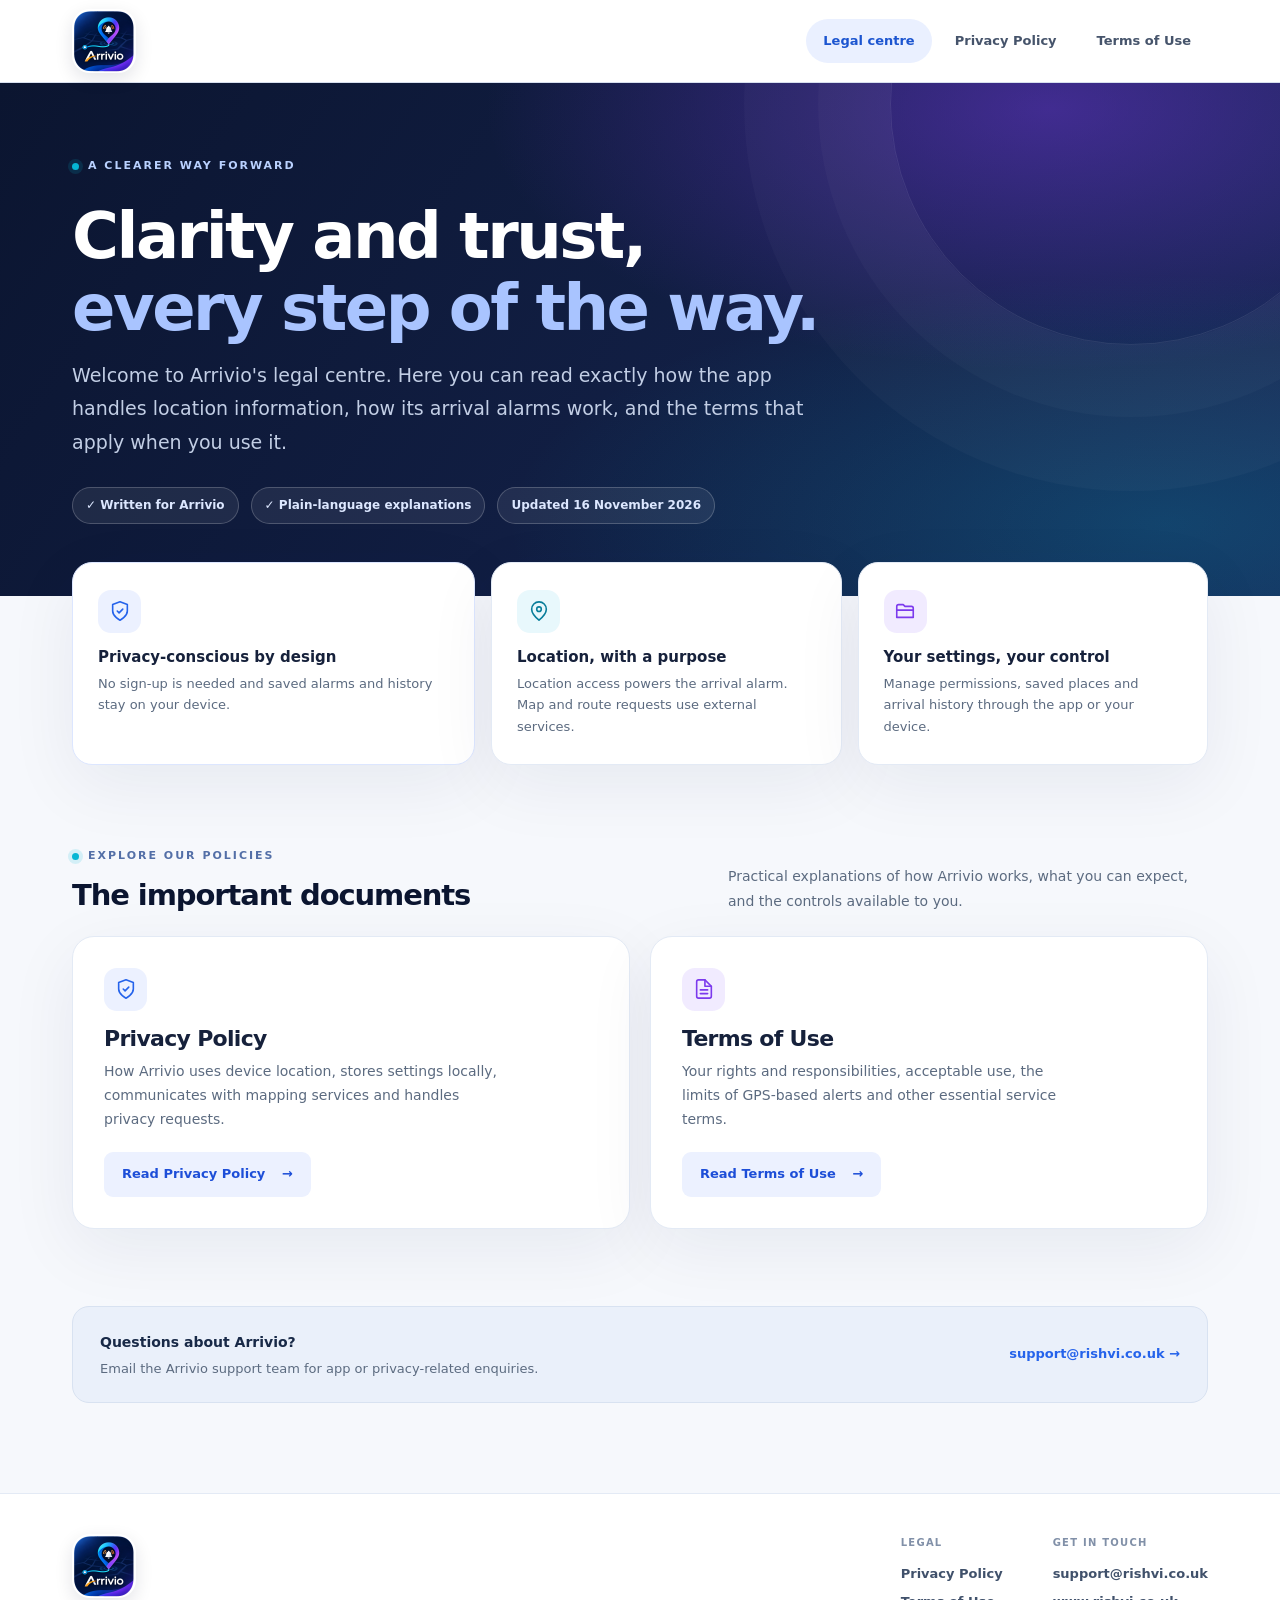
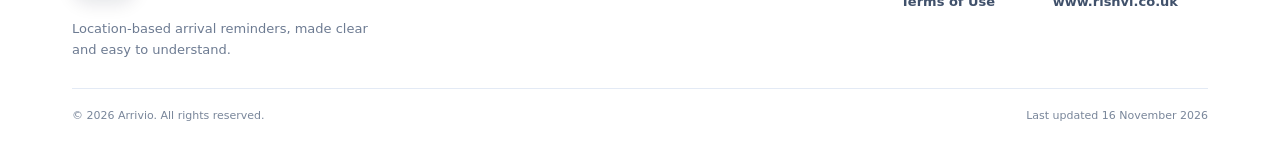
<file: index.html>
<!DOCTYPE html>

<html lang="en-GB"><head><meta charset="utf-8"/><meta content="width=device-width, initial-scale=1" name="viewport"/><meta content="light" name="color-scheme"/><meta content="#0B1530" name="theme-color"/><meta content="Read Arrivio’s Privacy Policy and Terms of Use. Clear information about background location, on-device data, maps and arrival alarms." name="description"/><title>Legal Centre | Arrivio</title><link href="arrivio-logo.png" rel="icon" type="image/png"/><link href="styles.css" rel="stylesheet"/></head>
<body><a class="skip-link" href="#main">Skip to main content</a>
<header class="header"><div class="container nav-row"><a aria-label="Arrivio legal centre home" class="brand" href="index.html"><img alt="Arrivio app logo" class="official-logo" height="64" src="arrivio-logo.png" width="64"/></a>
<nav aria-label="Main navigation" class="nav-links"><a aria-current="page" href="index.html">Legal centre</a><a href="privacy-policy.html">Privacy Policy</a><a href="terms-of-use.html">Terms of Use</a></nav></div></header><main id="main"><section class="hero"><div class="container hero-inner"><span class="eyebrow"><span class="dot"></span> A clearer way forward</span><h1>Clarity and trust,<br/><em>every step of the way.</em></h1><p class="lead">Welcome to Arrivio's legal centre. Here you can read exactly how the app handles location information, how its arrival alarms work, and the terms that apply when you use it.</p><div class="hero-meta"><span class="meta-chip">✓ Written for Arrivio</span><span class="meta-chip">✓ Plain-language explanations</span><span class="meta-chip">Updated 16 November 2026</span></div></div></section>
<section class="container"><div class="intro-grid"><div class="feature-card feature-primary"><span class="iconbox"><svg aria-hidden="true" viewBox="0 0 24 24"><path d="M12 22s8-4 8-10V5l-8-3-8 3v7c0 6 8 10 8 10Z"></path><path d="m9 12 2 2 4-4"></path></svg></span><h3>Privacy-conscious by design</h3><p>No sign-up is needed and saved alarms and history stay on your device.</p></div><div class="feature-card"><span class="iconbox cyan"><svg aria-hidden="true" viewBox="0 0 24 24"><path d="M20 10c0 5.2-8 12-8 12S4 15.2 4 10a8 8 0 0 1 16 0Z"></path><circle cx="12" cy="10" r="2.5"></circle></svg></span><h3>Location, with a purpose</h3><p>Location access powers the arrival alarm. Map and route requests use external services.</p></div><div class="feature-card"><span class="iconbox violet"><svg aria-hidden="true" viewBox="0 0 24 24"><path d="M3 7a2 2 0 0 1 2-2h5l2 2h7a2 2 0 0 1 2 2v10H3Z"></path><path d="M3 11h18"></path></svg></span><h3>Your settings, your control</h3><p>Manage permissions, saved places and arrival history through the app or your device.</p></div></div>
<div class="section-top"><div><span class="eyebrow" style="color:#536fa7"><span class="dot"></span> Explore our policies</span><h2>The important documents</h2></div><p>Practical explanations of how Arrivio works, what you can expect, and the controls available to you.</p></div>
<div class="document-grid"><article class="document-card"><div><span class="iconbox"><svg aria-hidden="true" viewBox="0 0 24 24"><path d="M12 22s8-4 8-10V5l-8-3-8 3v7c0 6 8 10 8 10Z"></path><path d="m9 12 2 2 4-4"></path></svg></span><h3>Privacy Policy</h3><p>How Arrivio uses device location, stores settings locally, communicates with mapping services and handles privacy requests.</p></div><a class="card-link" href="privacy-policy.html">Read Privacy Policy <span aria-hidden="true">→</span></a></article><article class="document-card"><div><span class="iconbox violet"><svg aria-hidden="true" viewBox="0 0 24 24"><path d="M13 2H6a2 2 0 0 0-2 2v16a2 2 0 0 0 2 2h12a2 2 0 0 0 2-2V9Z"></path><path d="M13 2v7h7M8 13h8M8 17h8"></path></svg></span><h3>Terms of Use</h3><p>Your rights and responsibilities, acceptable use, the limits of GPS-based alerts and other essential service terms.</p></div><a class="card-link" href="terms-of-use.html">Read Terms of Use <span aria-hidden="true">→</span></a></article></div>
<div class="note-strip"><div><strong>Questions about Arrivio?</strong><p>Email the Arrivio support team for app or privacy-related enquiries.</p></div><a href="mailto:support@rishvi.co.uk">support@rishvi.co.uk →</a></div>
</section></main><footer class="footer"><div class="container"><div class="footer-top"><div class="footer-brand"><a aria-label="Arrivio legal centre home" class="brand" href="index.html"><img alt="Arrivio app logo" class="official-logo" height="64" src="arrivio-logo.png" width="64"/></a><p>Location-based arrival reminders, made clear and easy to understand.</p></div>
<div class="footer-links"><div><h3>Legal</h3><a href="privacy-policy.html">Privacy Policy</a><a href="terms-of-use.html">Terms of Use</a></div><div><h3>Get in touch</h3><a href="mailto:support@rishvi.co.uk">support@rishvi.co.uk</a><a href="https://www.rishvi.co.uk/" rel="noopener noreferrer" target="_blank">www.rishvi.co.uk</a></div></div></div>
<div class="footer-bottom"><span>© 2026 Arrivio. All rights reserved.</span><span>Last updated 16 November 2026</span></div></div></footer></body></html>
</file>
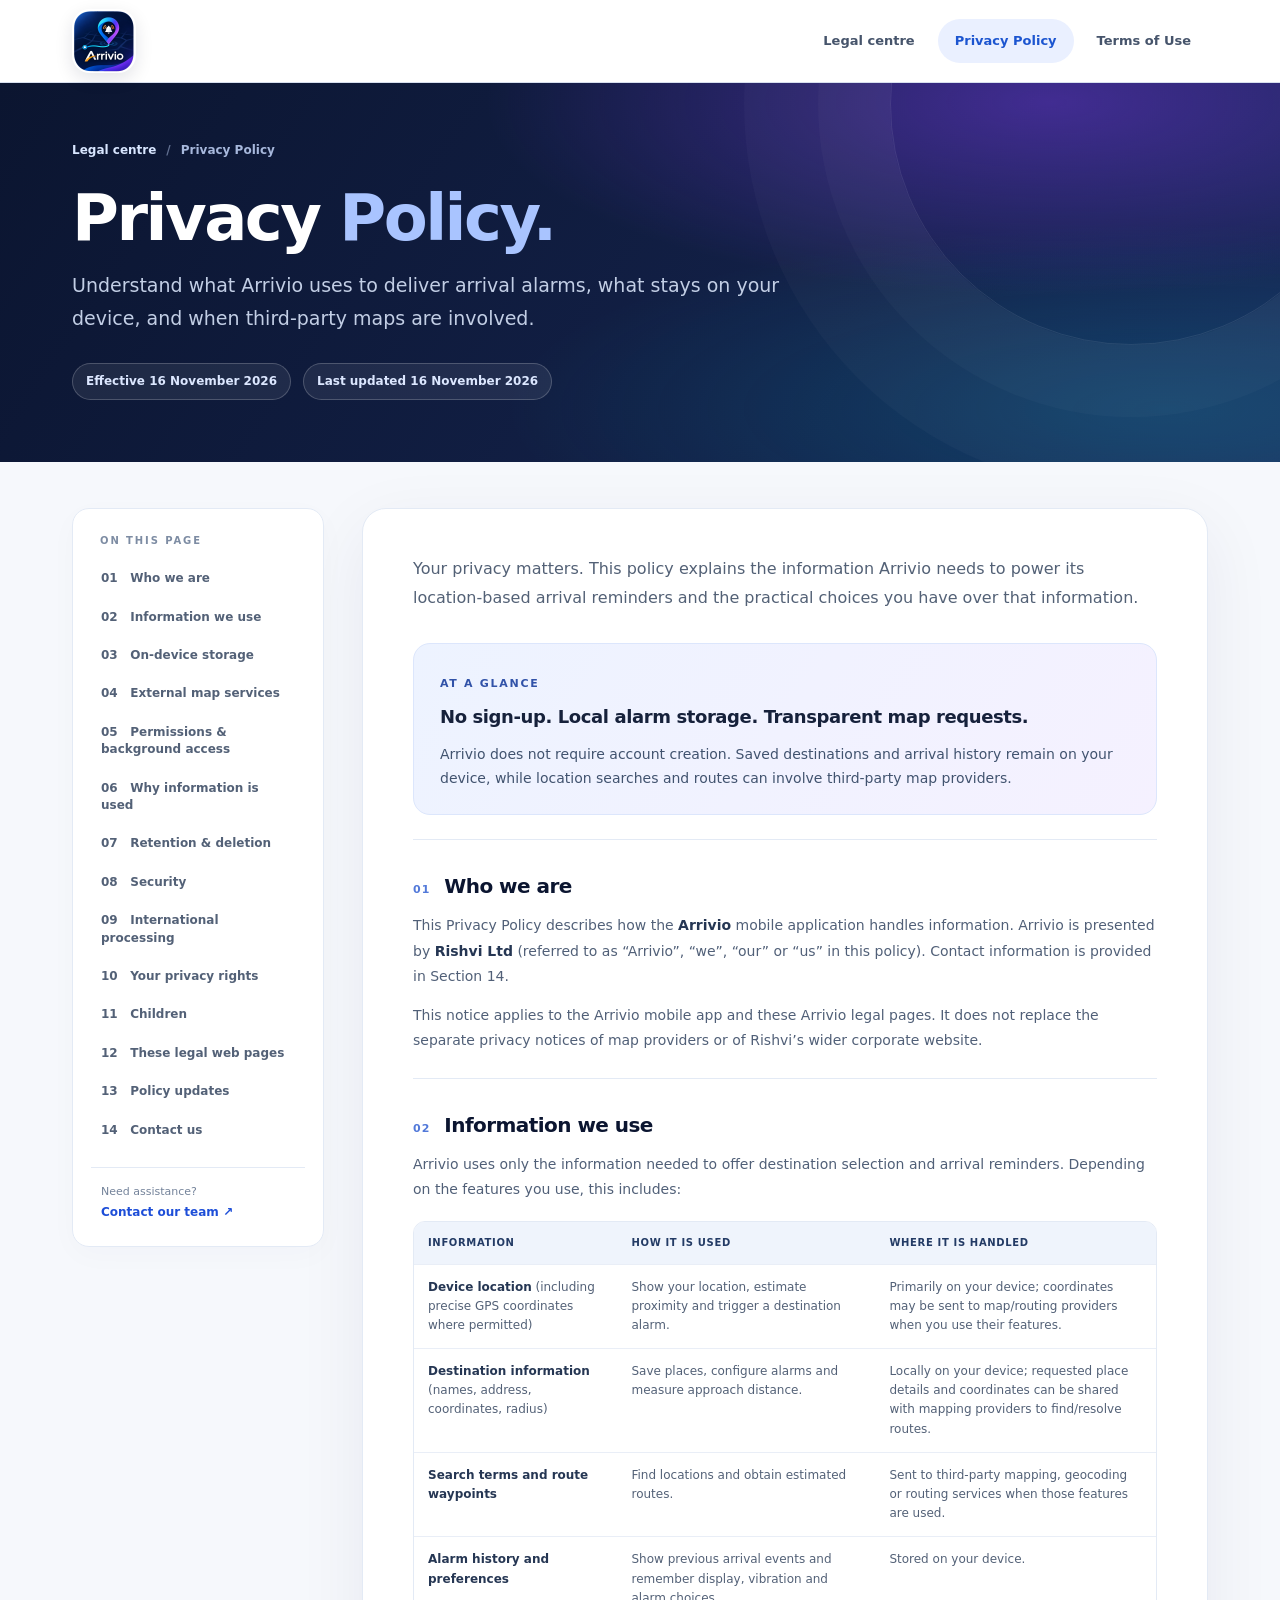
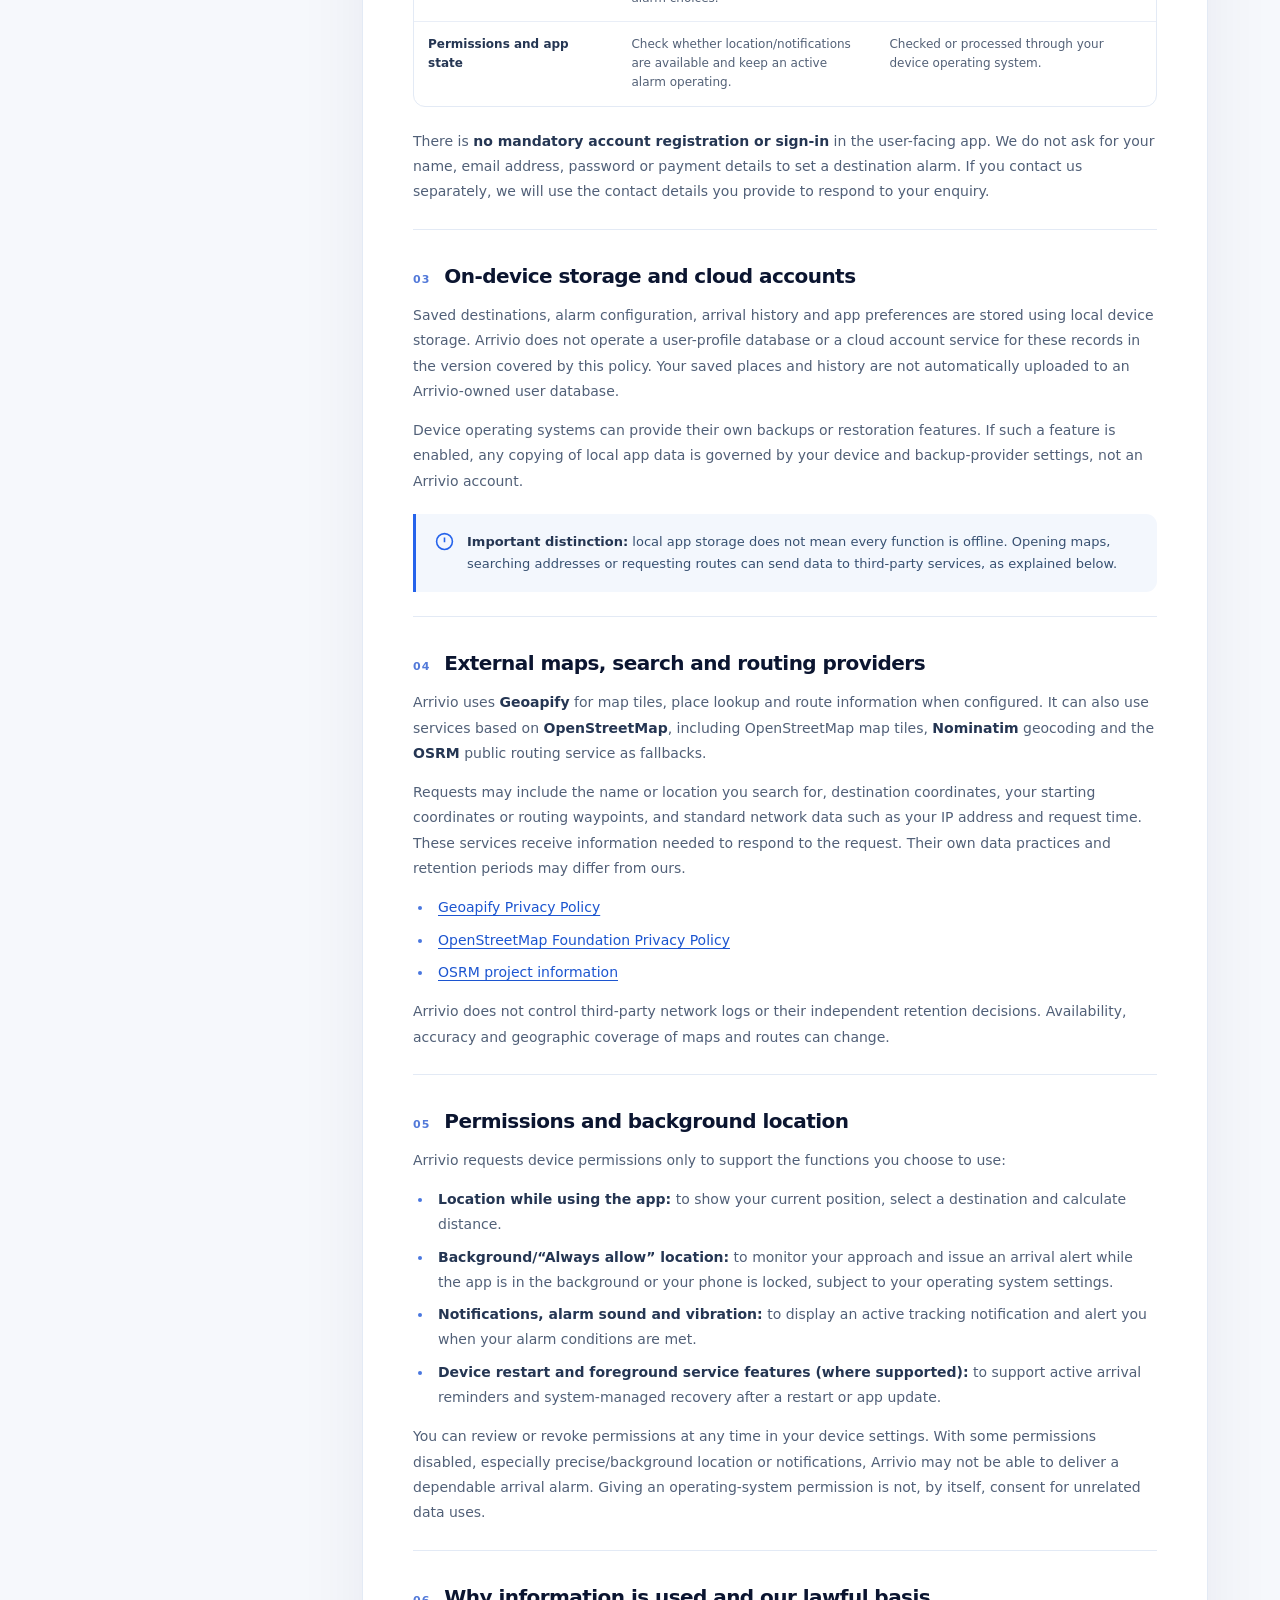
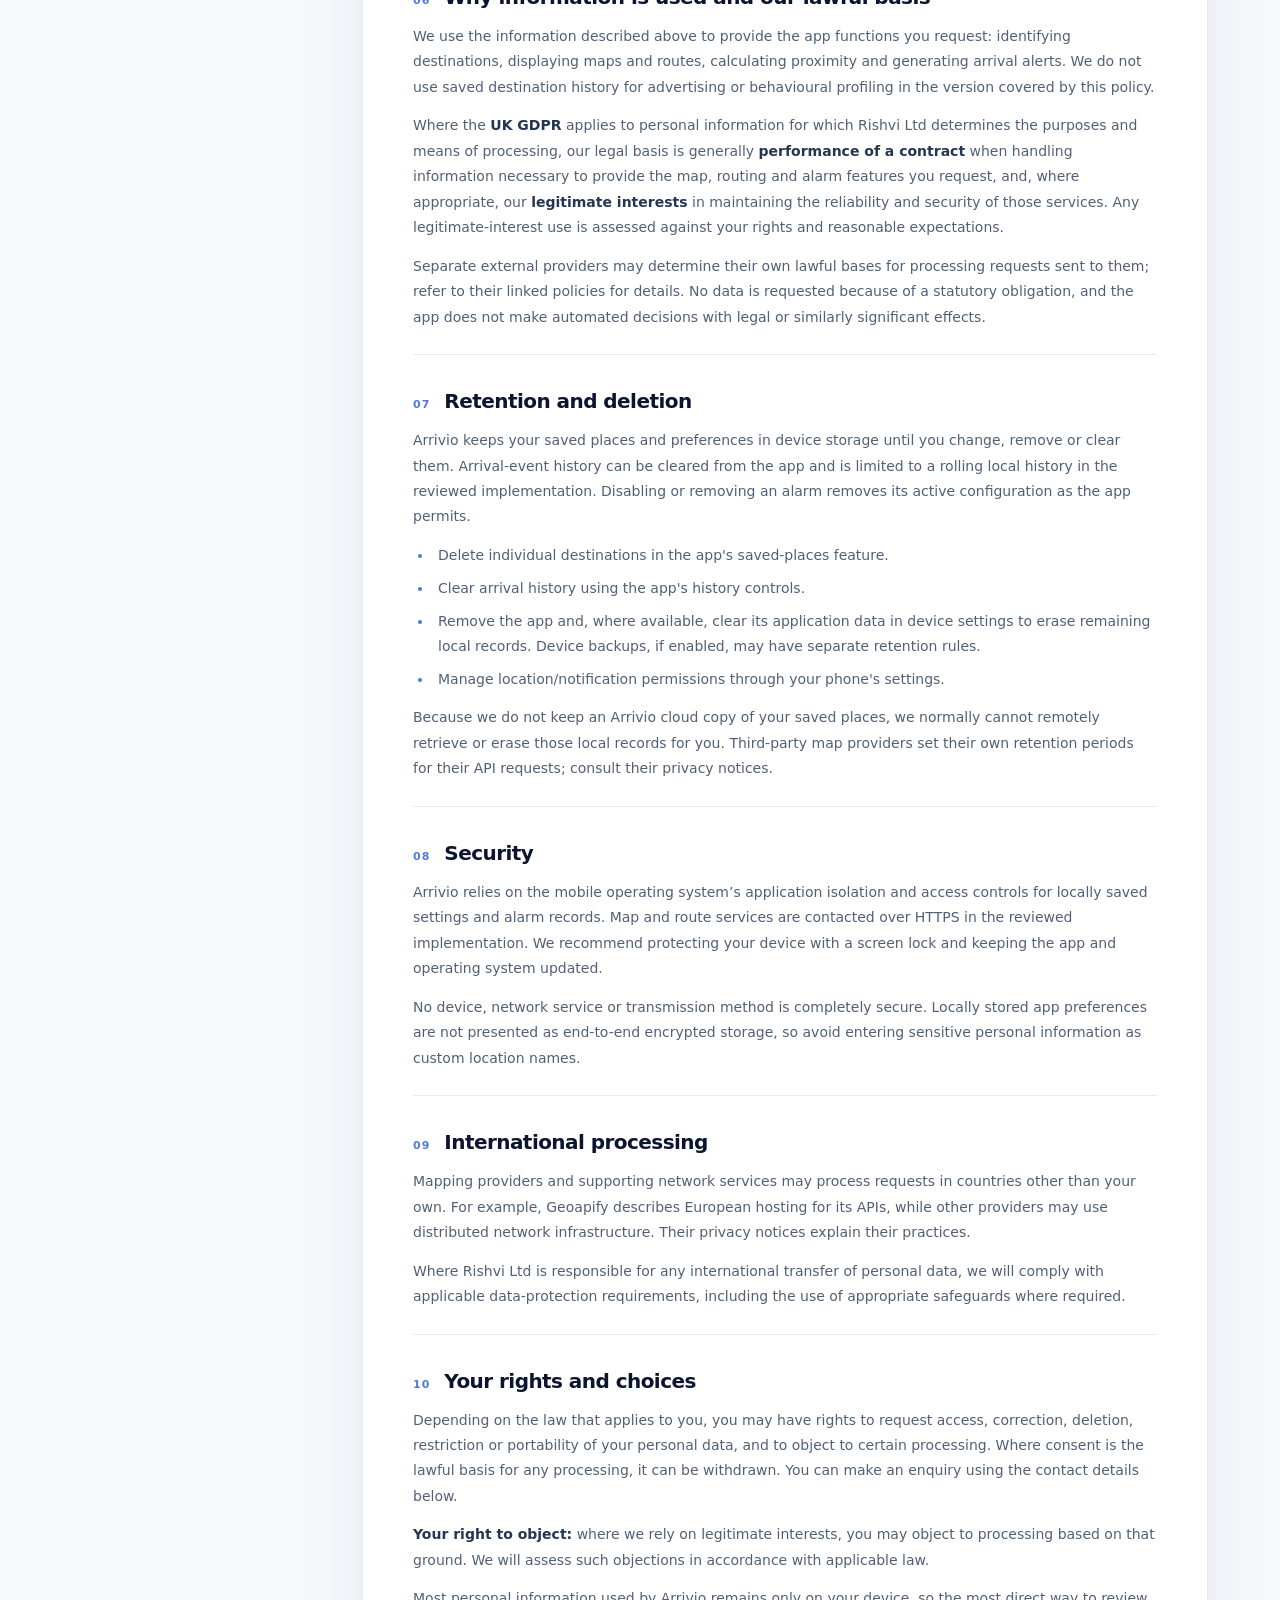
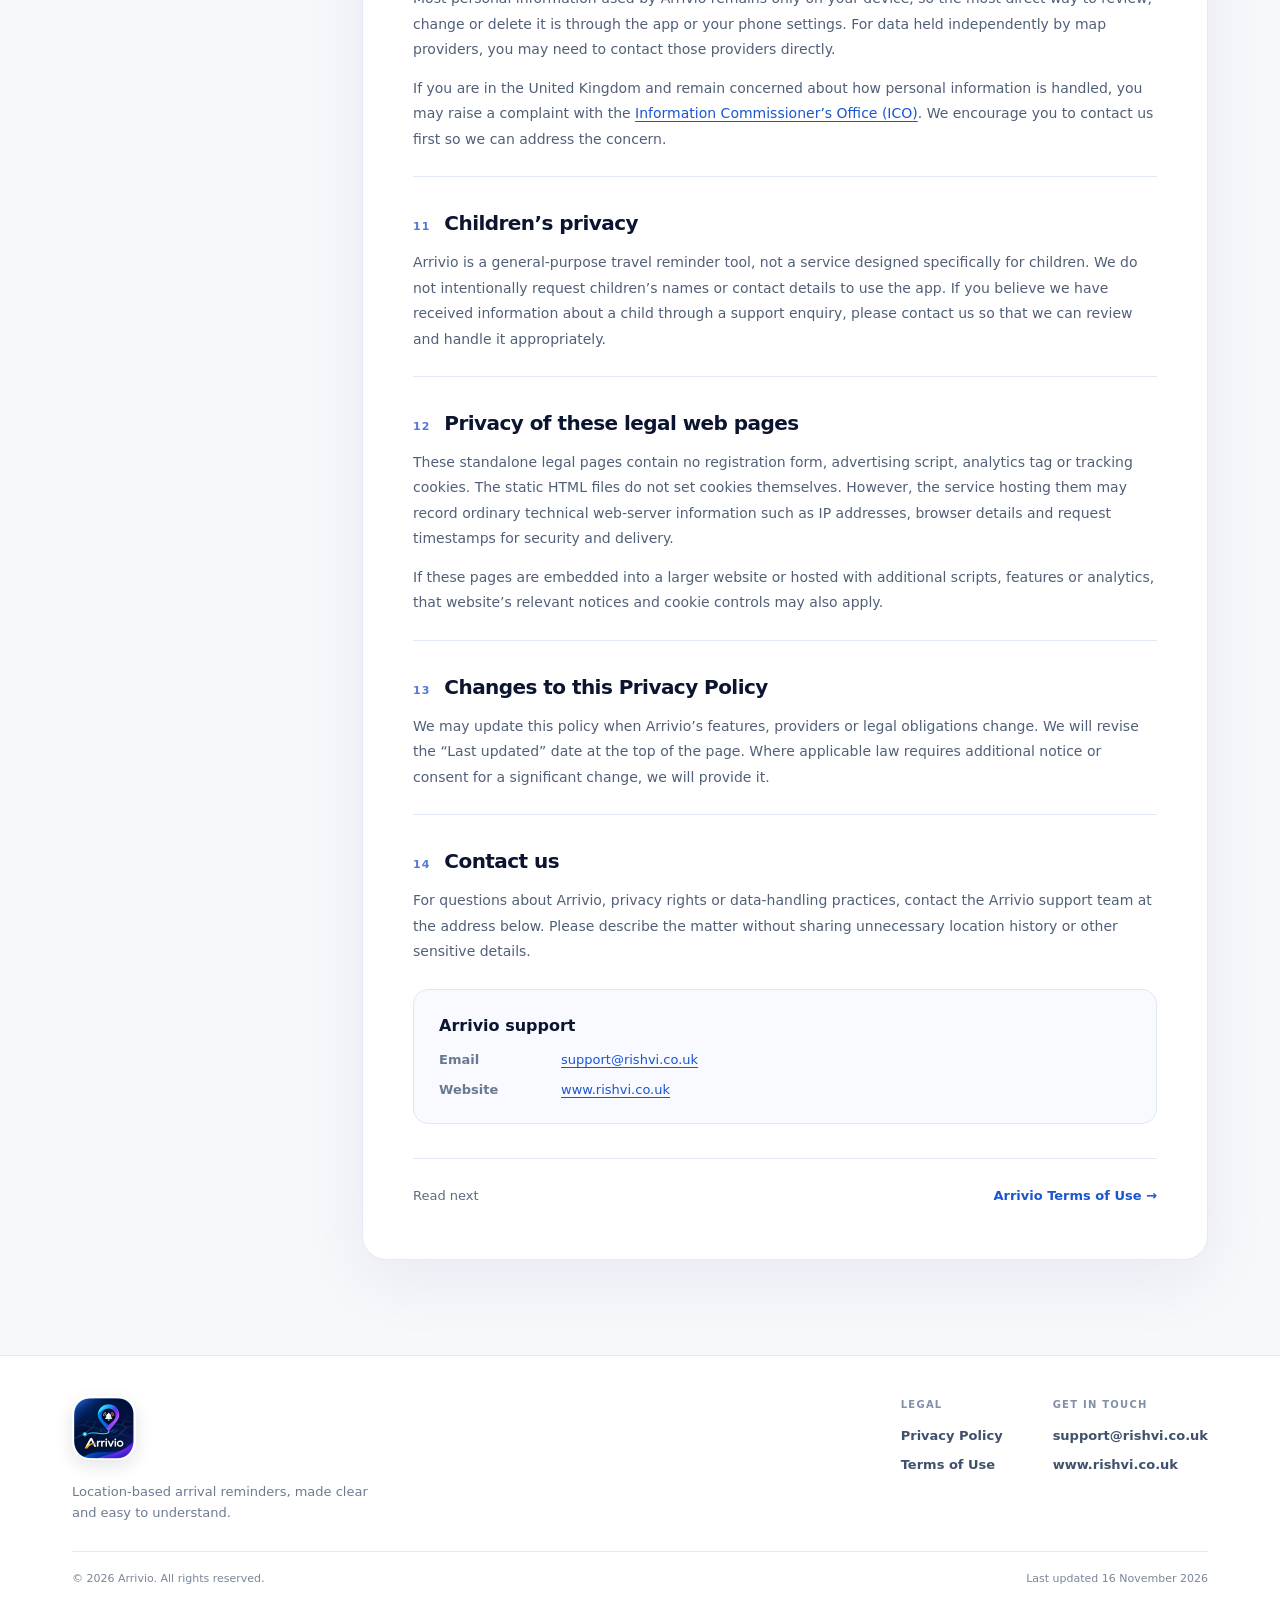
<file: privacy-policy.html>
<!DOCTYPE html>

<html lang="en-GB"><head><meta charset="utf-8"/><meta content="width=device-width, initial-scale=1" name="viewport"/><meta content="light" name="color-scheme"/><meta content="#0B1530" name="theme-color"/><meta content="Arrivio Privacy Policy: location permissions, local data storage, mapping providers, third-party requests, retention and privacy rights." name="description"/><title>Privacy Policy | Arrivio</title><link href="arrivio-logo.png" rel="icon" type="image/png"/><link href="styles.css" rel="stylesheet"/></head>
<body><a class="skip-link" href="#main">Skip to main content</a>
<header class="header"><div class="container nav-row"><a aria-label="Arrivio legal centre home" class="brand" href="index.html"><img alt="Arrivio app logo" class="official-logo" height="64" src="arrivio-logo.png" width="64"/></a>
<nav aria-label="Main navigation" class="nav-links"><a href="index.html">Legal centre</a><a aria-current="page" href="privacy-policy.html">Privacy Policy</a><a href="terms-of-use.html">Terms of Use</a></nav></div></header><main id="main"><section class="hero legal-hero"><div class="container hero-inner"><div class="breadcrumb"><a href="index.html">Legal centre</a><span aria-hidden="true">/</span><span>Privacy Policy</span></div><h1>Privacy <em>Policy.</em></h1><p class="lead">Understand what Arrivio uses to deliver arrival alarms, what stays on your device, and when third-party maps are involved.</p><div class="hero-meta"><span class="meta-chip">Effective 16 November 2026</span><span class="meta-chip">Last updated 16 November 2026</span></div></div></section>
<div class="container legal-layout"><aside aria-label="On this page" class="toc"><div class="toc-title">On this page</div><nav><a href="#who-we-are">01   Who we are</a><a href="#information-we-use">02   Information we use</a><a href="#on-device-storage">03   On-device storage</a><a href="#mapping-providers">04   External map services</a><a href="#permissions">05   Permissions &amp; background access</a><a href="#purposes">06   Why information is used</a><a href="#data-retention">07   Retention &amp; deletion</a><a href="#security">08   Security</a><a href="#international">09   International processing</a><a href="#your-rights">10   Your privacy rights</a><a href="#children">11   Children</a><a href="#website">12   These legal web pages</a><a href="#changes">13   Policy updates</a><a href="#contact">14   Contact us</a></nav><div class="toc-foot"><span>Need assistance?</span><a href="mailto:support@rishvi.co.uk">Contact our team ↗</a></div></aside><article aria-label="Arrivio Privacy Policy" class="policy"><p class="opening">Your privacy matters. This policy explains the information Arrivio needs to power its location-based arrival reminders and the practical choices you have over that information.</p><div class="summary-panel"><span class="summary-label">At a glance</span><h2>No sign-up. Local alarm storage. Transparent map requests.</h2><p>Arrivio does not require account creation. Saved destinations and arrival history remain on your device, while location searches and routes can involve third-party map providers.</p></div><section aria-labelledby="h-who-we-are" class="policy-section" id="who-we-are"><h2 id="h-who-we-are"><span class="section-number">01</span> Who we are</h2><p>This Privacy Policy describes how the <strong>Arrivio</strong> mobile application handles information. Arrivio is presented by <strong>Rishvi Ltd</strong> (referred to as “Arrivio”, “we”, “our” or “us” in this policy). Contact information is provided in Section 14.</p><p>This notice applies to the Arrivio mobile app and these Arrivio legal pages. It does not replace the separate privacy notices of map providers or of Rishvi’s wider corporate website.</p></section><section aria-labelledby="h-information-we-use" class="policy-section" id="information-we-use"><h2 id="h-information-we-use"><span class="section-number">02</span> Information we use</h2><p>Arrivio uses only the information needed to offer destination selection and arrival reminders. Depending on the features you use, this includes:</p>
<div class="data-table-wrap"><table class="data-table"><thead><tr><th>Information</th><th>How it is used</th><th>Where it is handled</th></tr></thead><tbody>
<tr><td><strong>Device location</strong> (including precise GPS coordinates where permitted)</td><td>Show your location, estimate proximity and trigger a destination alarm.</td><td>Primarily on your device; coordinates may be sent to map/routing providers when you use their features.</td></tr>
<tr><td><strong>Destination information</strong> (names, address, coordinates, radius)</td><td>Save places, configure alarms and measure approach distance.</td><td>Locally on your device; requested place details and coordinates can be shared with mapping providers to find/resolve routes.</td></tr>
<tr><td><strong>Search terms and route waypoints</strong></td><td>Find locations and obtain estimated routes.</td><td>Sent to third-party mapping, geocoding or routing services when those features are used.</td></tr>
<tr><td><strong>Alarm history and preferences</strong></td><td>Show previous arrival events and remember display, vibration and alarm choices.</td><td>Stored on your device.</td></tr>
<tr><td><strong>Permissions and app state</strong></td><td>Check whether location/notifications are available and keep an active alarm operating.</td><td>Checked or processed through your device operating system.</td></tr>
</tbody></table></div>
<p>There is <strong>no mandatory account registration or sign-in</strong> in the user-facing app. We do not ask for your name, email address, password or payment details to set a destination alarm. If you contact us separately, we will use the contact details you provide to respond to your enquiry.</p></section><section aria-labelledby="h-on-device-storage" class="policy-section" id="on-device-storage"><h2 id="h-on-device-storage"><span class="section-number">03</span> On-device storage and cloud accounts</h2><p>Saved destinations, alarm configuration, arrival history and app preferences are stored using local device storage. Arrivio does not operate a user-profile database or a cloud account service for these records in the version covered by this policy. Your saved places and history are not automatically uploaded to an Arrivio-owned user database.</p><p>Device operating systems can provide their own backups or restoration features. If such a feature is enabled, any copying of local app data is governed by your device and backup-provider settings, not an Arrivio account.</p><div class="mini-callout"><svg aria-hidden="true" viewBox="0 0 24 24"><circle cx="12" cy="12" r="10"></circle><path d="M12 7v6M12 17v.01"></path></svg><p><strong>Important distinction:</strong> local app storage does not mean every function is offline. Opening maps, searching addresses or requesting routes can send data to third-party services, as explained below.</p></div></section><section aria-labelledby="h-mapping-providers" class="policy-section" id="mapping-providers"><h2 id="h-mapping-providers"><span class="section-number">04</span> External maps, search and routing providers</h2><p>Arrivio uses <strong>Geoapify</strong> for map tiles, place lookup and route information when configured. It can also use services based on <strong>OpenStreetMap</strong>, including OpenStreetMap map tiles, <strong>Nominatim</strong> geocoding and the <strong>OSRM</strong> public routing service as fallbacks.</p><p>Requests may include the name or location you search for, destination coordinates, your starting coordinates or routing waypoints, and standard network data such as your IP address and request time. These services receive information needed to respond to the request. Their own data practices and retention periods may differ from ours.</p>
<ul><li><a href="https://www.geoapify.com/privacy-policy/" rel="noopener noreferrer" target="_blank">Geoapify Privacy Policy</a></li><li><a href="https://osmfoundation.org/wiki/Privacy_Policy" rel="noopener noreferrer" target="_blank">OpenStreetMap Foundation Privacy Policy</a></li><li><a href="https://project-osrm.org/" rel="noopener noreferrer" target="_blank">OSRM project information</a></li></ul>
<p>Arrivio does not control third-party network logs or their independent retention decisions. Availability, accuracy and geographic coverage of maps and routes can change.</p></section><section aria-labelledby="h-permissions" class="policy-section" id="permissions"><h2 id="h-permissions"><span class="section-number">05</span> Permissions and background location</h2><p>Arrivio requests device permissions only to support the functions you choose to use:</p><ul>
<li><strong>Location while using the app:</strong> to show your current position, select a destination and calculate distance.</li>
<li><strong>Background/“Always allow” location:</strong> to monitor your approach and issue an arrival alert while the app is in the background or your phone is locked, subject to your operating system settings.</li>
<li><strong>Notifications, alarm sound and vibration:</strong> to display an active tracking notification and alert you when your alarm conditions are met.</li>
<li><strong>Device restart and foreground service features (where supported):</strong> to support active arrival reminders and system-managed recovery after a restart or app update.</li></ul>
<p>You can review or revoke permissions at any time in your device settings. With some permissions disabled, especially precise/background location or notifications, Arrivio may not be able to deliver a dependable arrival alarm. Giving an operating-system permission is not, by itself, consent for unrelated data uses.</p></section><section aria-labelledby="h-purposes" class="policy-section" id="purposes"><h2 id="h-purposes"><span class="section-number">06</span> Why information is used and our lawful basis</h2><p>We use the information described above to provide the app functions you request: identifying destinations, displaying maps and routes, calculating proximity and generating arrival alerts. We do not use saved destination history for advertising or behavioural profiling in the version covered by this policy.</p><p>Where the <strong>UK GDPR</strong> applies to personal information for which Rishvi Ltd determines the purposes and means of processing, our legal basis is generally <strong>performance of a contract</strong> when handling information necessary to provide the map, routing and alarm features you request, and, where appropriate, our <strong>legitimate interests</strong> in maintaining the reliability and security of those services. Any legitimate-interest use is assessed against your rights and reasonable expectations.</p><p>Separate external providers may determine their own lawful bases for processing requests sent to them; refer to their linked policies for details. No data is requested because of a statutory obligation, and the app does not make automated decisions with legal or similarly significant effects.</p></section><section aria-labelledby="h-data-retention" class="policy-section" id="data-retention"><h2 id="h-data-retention"><span class="section-number">07</span> Retention and deletion</h2><p>Arrivio keeps your saved places and preferences in device storage until you change, remove or clear them. Arrival-event history can be cleared from the app and is limited to a rolling local history in the reviewed implementation. Disabling or removing an alarm removes its active configuration as the app permits.</p><ul><li>Delete individual destinations in the app's saved-places feature.</li><li>Clear arrival history using the app's history controls.</li><li>Remove the app and, where available, clear its application data in device settings to erase remaining local records. Device backups, if enabled, may have separate retention rules.</li><li>Manage location/notification permissions through your phone's settings.</li></ul>
<p>Because we do not keep an Arrivio cloud copy of your saved places, we normally cannot remotely retrieve or erase those local records for you. Third-party map providers set their own retention periods for their API requests; consult their privacy notices.</p></section><section aria-labelledby="h-security" class="policy-section" id="security"><h2 id="h-security"><span class="section-number">08</span> Security</h2><p>Arrivio relies on the mobile operating system’s application isolation and access controls for locally saved settings and alarm records. Map and route services are contacted over HTTPS in the reviewed implementation. We recommend protecting your device with a screen lock and keeping the app and operating system updated.</p><p>No device, network service or transmission method is completely secure. Locally stored app preferences are not presented as end-to-end encrypted storage, so avoid entering sensitive personal information as custom location names.</p></section><section aria-labelledby="h-international" class="policy-section" id="international"><h2 id="h-international"><span class="section-number">09</span> International processing</h2><p>Mapping providers and supporting network services may process requests in countries other than your own. For example, Geoapify describes European hosting for its APIs, while other providers may use distributed network infrastructure. Their privacy notices explain their practices.</p><p>Where Rishvi Ltd is responsible for any international transfer of personal data, we will comply with applicable data-protection requirements, including the use of appropriate safeguards where required.</p></section><section aria-labelledby="h-your-rights" class="policy-section" id="your-rights"><h2 id="h-your-rights"><span class="section-number">10</span> Your rights and choices</h2><p>Depending on the law that applies to you, you may have rights to request access, correction, deletion, restriction or portability of your personal data, and to object to certain processing. Where consent is the lawful basis for any processing, it can be withdrawn. You can make an enquiry using the contact details below.</p><p><strong>Your right to object:</strong> where we rely on legitimate interests, you may object to processing based on that ground. We will assess such objections in accordance with applicable law.</p><p>Most personal information used by Arrivio remains only on your device, so the most direct way to review, change or delete it is through the app or your phone settings. For data held independently by map providers, you may need to contact those providers directly.</p><p>If you are in the United Kingdom and remain concerned about how personal information is handled, you may raise a complaint with the <a href="https://ico.org.uk/make-a-complaint/" rel="noopener noreferrer" target="_blank">Information Commissioner’s Office (ICO)</a>. We encourage you to contact us first so we can address the concern.</p></section><section aria-labelledby="h-children" class="policy-section" id="children"><h2 id="h-children"><span class="section-number">11</span> Children’s privacy</h2><p>Arrivio is a general-purpose travel reminder tool, not a service designed specifically for children. We do not intentionally request children’s names or contact details to use the app. If you believe we have received information about a child through a support enquiry, please contact us so that we can review and handle it appropriately.</p></section><section aria-labelledby="h-website" class="policy-section" id="website"><h2 id="h-website"><span class="section-number">12</span> Privacy of these legal web pages</h2><p>These standalone legal pages contain no registration form, advertising script, analytics tag or tracking cookies. The static HTML files do not set cookies themselves. However, the service hosting them may record ordinary technical web-server information such as IP addresses, browser details and request timestamps for security and delivery.</p><p>If these pages are embedded into a larger website or hosted with additional scripts, features or analytics, that website’s relevant notices and cookie controls may also apply.</p></section><section aria-labelledby="h-changes" class="policy-section" id="changes"><h2 id="h-changes"><span class="section-number">13</span> Changes to this Privacy Policy</h2><p>We may update this policy when Arrivio’s features, providers or legal obligations change. We will revise the “Last updated” date at the top of the page. Where applicable law requires additional notice or consent for a significant change, we will provide it.</p></section><section aria-labelledby="h-contact" class="policy-section" id="contact"><h2 id="h-contact"><span class="section-number">14</span> Contact us</h2><p>For questions about Arrivio, privacy rights or data-handling practices, contact the Arrivio support team at the address below. Please describe the matter without sharing unnecessary location history or other sensitive details.</p><div class="contact-panel"><strong>Arrivio support</strong><dl>
<dt>Email</dt><dd><a href="mailto:support@rishvi.co.uk">support@rishvi.co.uk</a></dd>

<dt>Website</dt><dd><a href="https://www.rishvi.co.uk/" rel="noopener noreferrer" target="_blank">www.rishvi.co.uk</a></dd>


</dl></div></section><div class="legal-next"><span>Read next</span><a href="terms-of-use.html">Arrivio Terms of Use →</a></div></article></div></main><footer class="footer"><div class="container"><div class="footer-top"><div class="footer-brand"><a aria-label="Arrivio legal centre home" class="brand" href="index.html"><img alt="Arrivio app logo" class="official-logo" height="64" src="arrivio-logo.png" width="64"/></a><p>Location-based arrival reminders, made clear and easy to understand.</p></div>
<div class="footer-links"><div><h3>Legal</h3><a href="privacy-policy.html">Privacy Policy</a><a href="terms-of-use.html">Terms of Use</a></div><div><h3>Get in touch</h3><a href="mailto:support@rishvi.co.uk">support@rishvi.co.uk</a><a href="https://www.rishvi.co.uk/" rel="noopener noreferrer" target="_blank">www.rishvi.co.uk</a></div></div></div>
<div class="footer-bottom"><span>© 2026 Arrivio. All rights reserved.</span><span>Last updated 16 November 2026</span></div></div></footer></body></html>
</file>
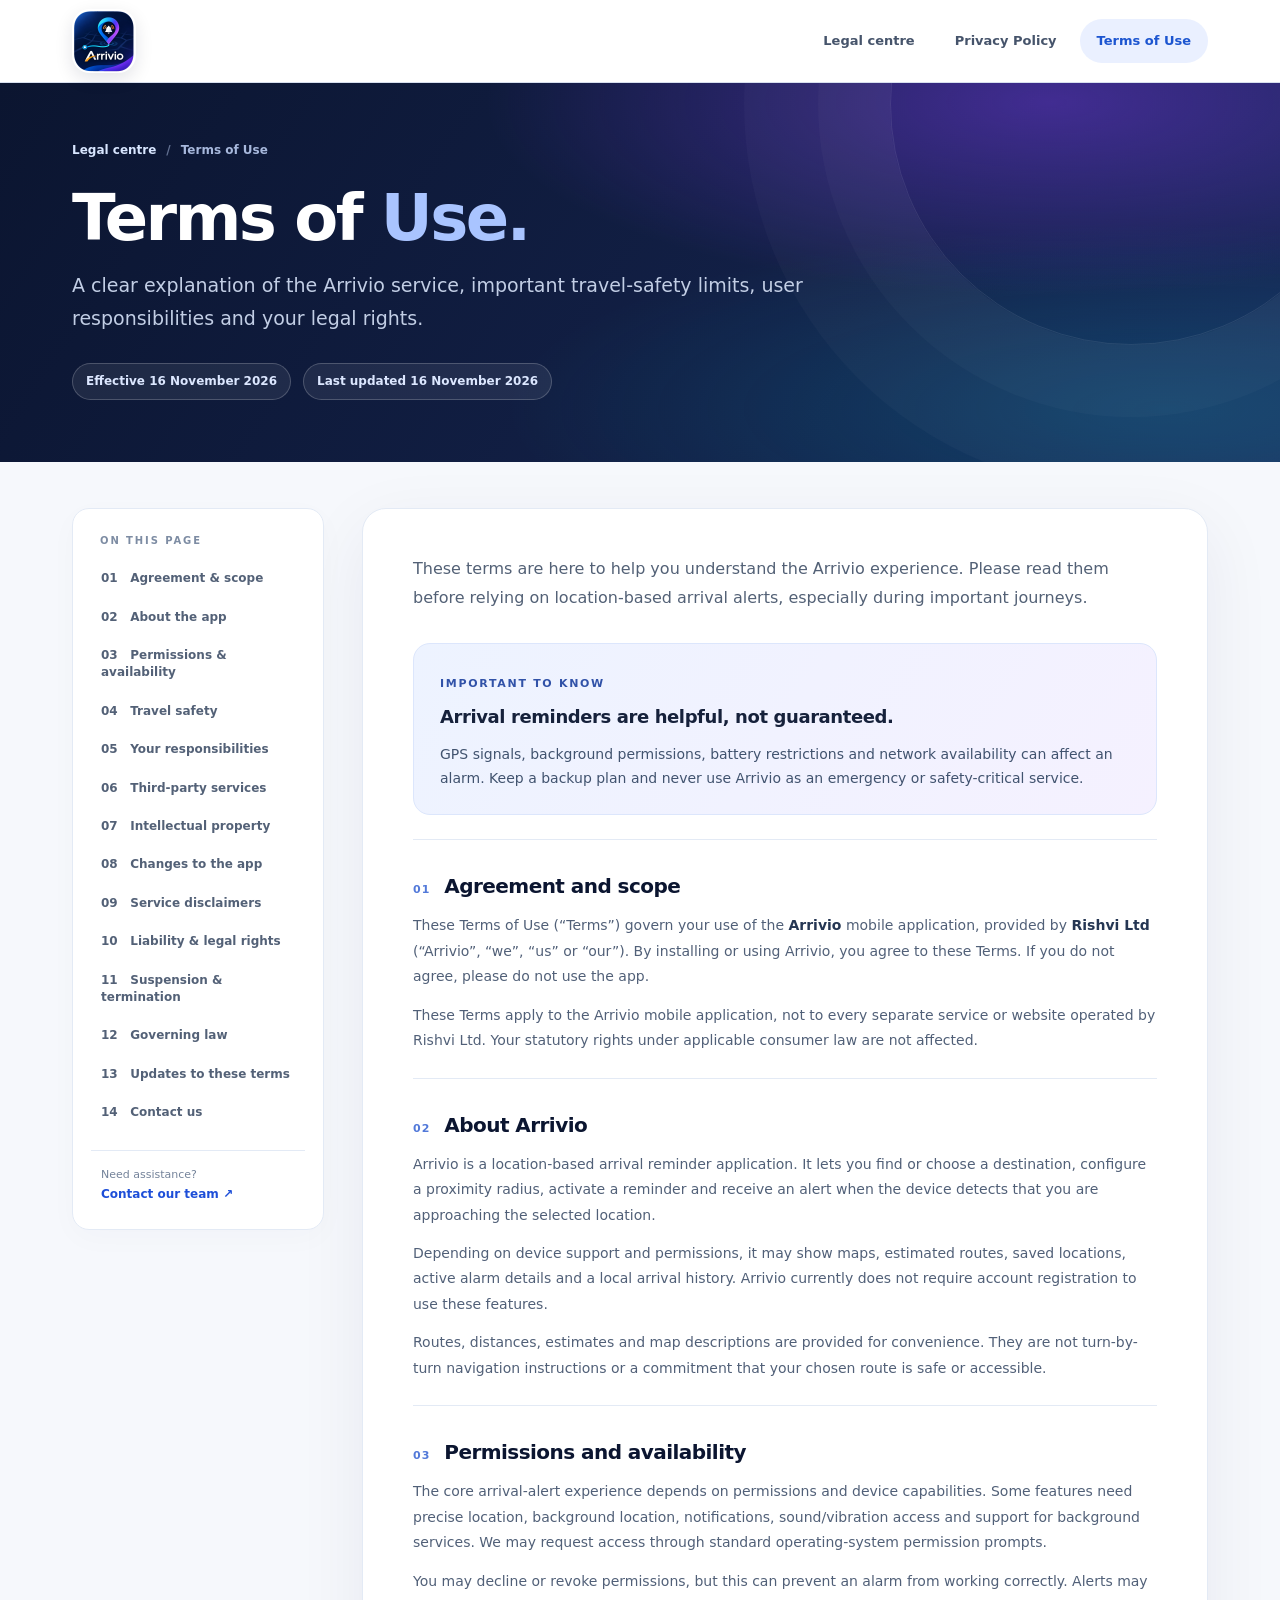
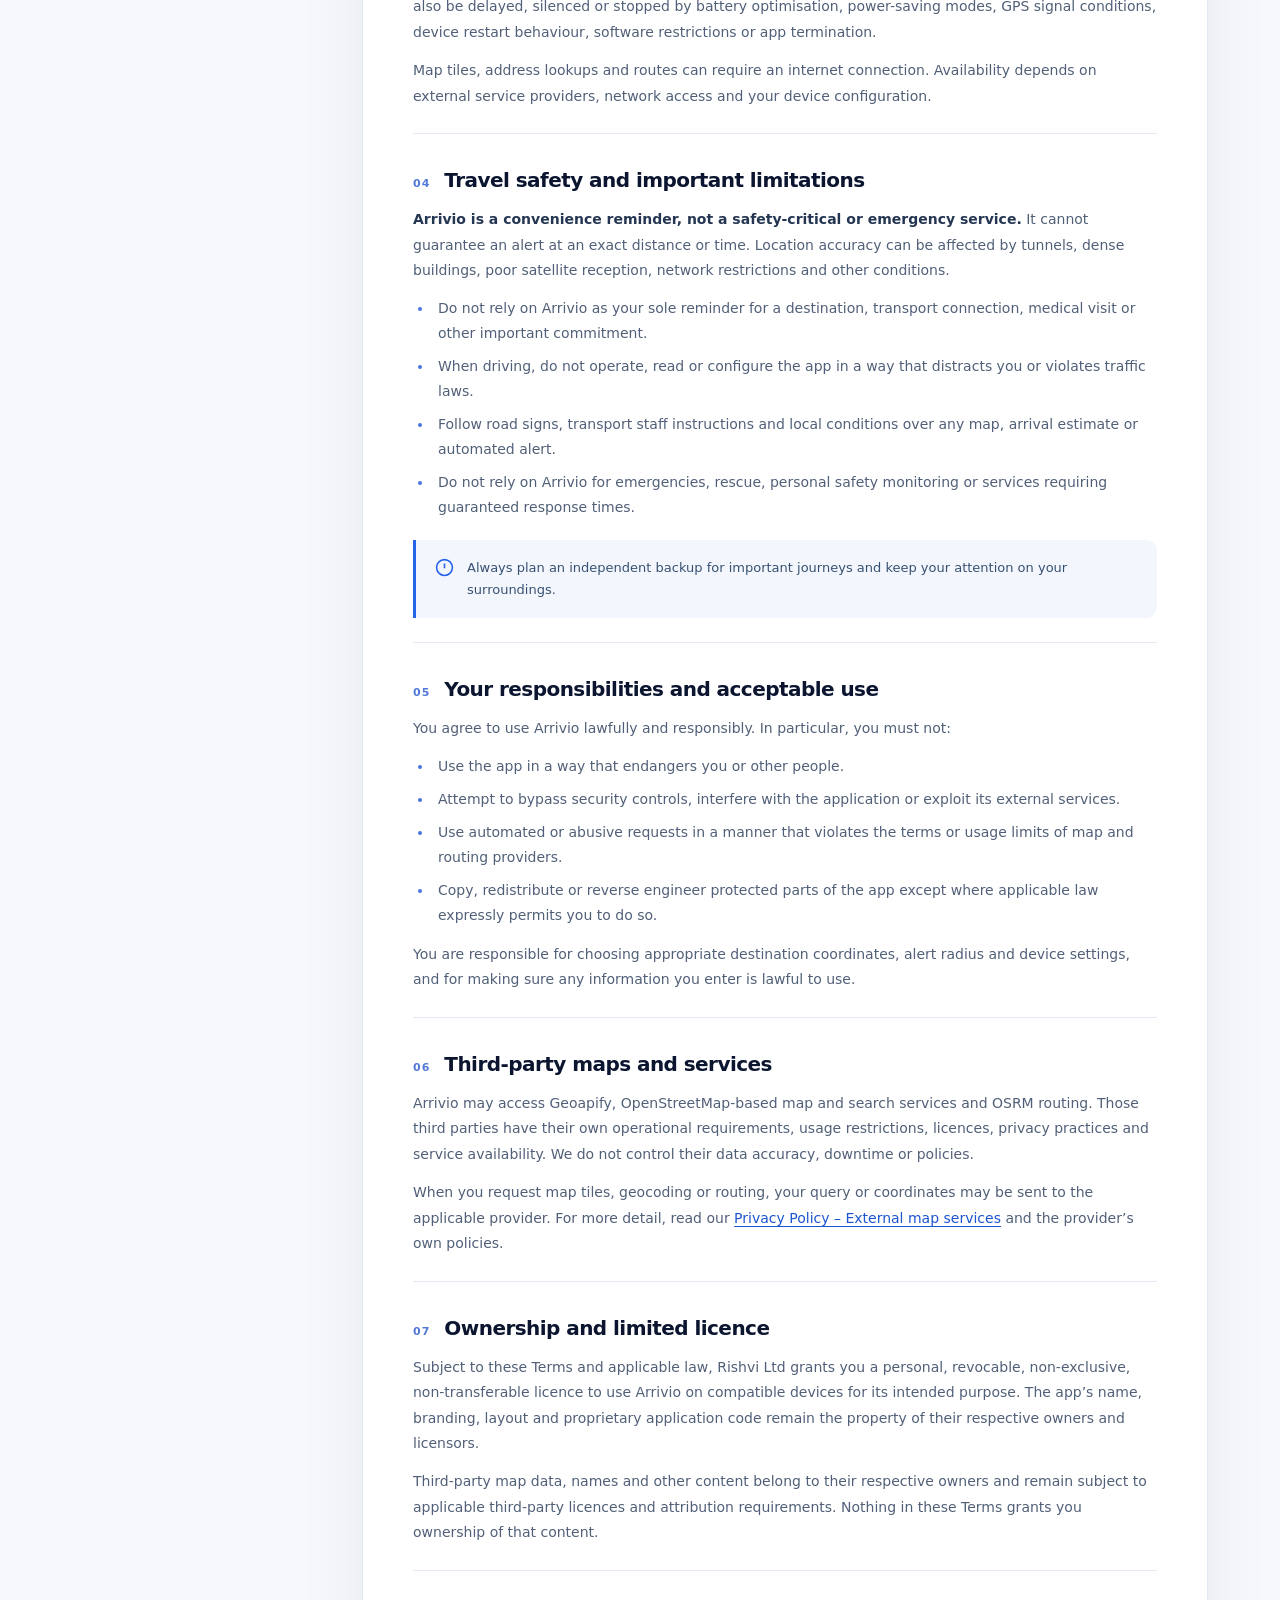
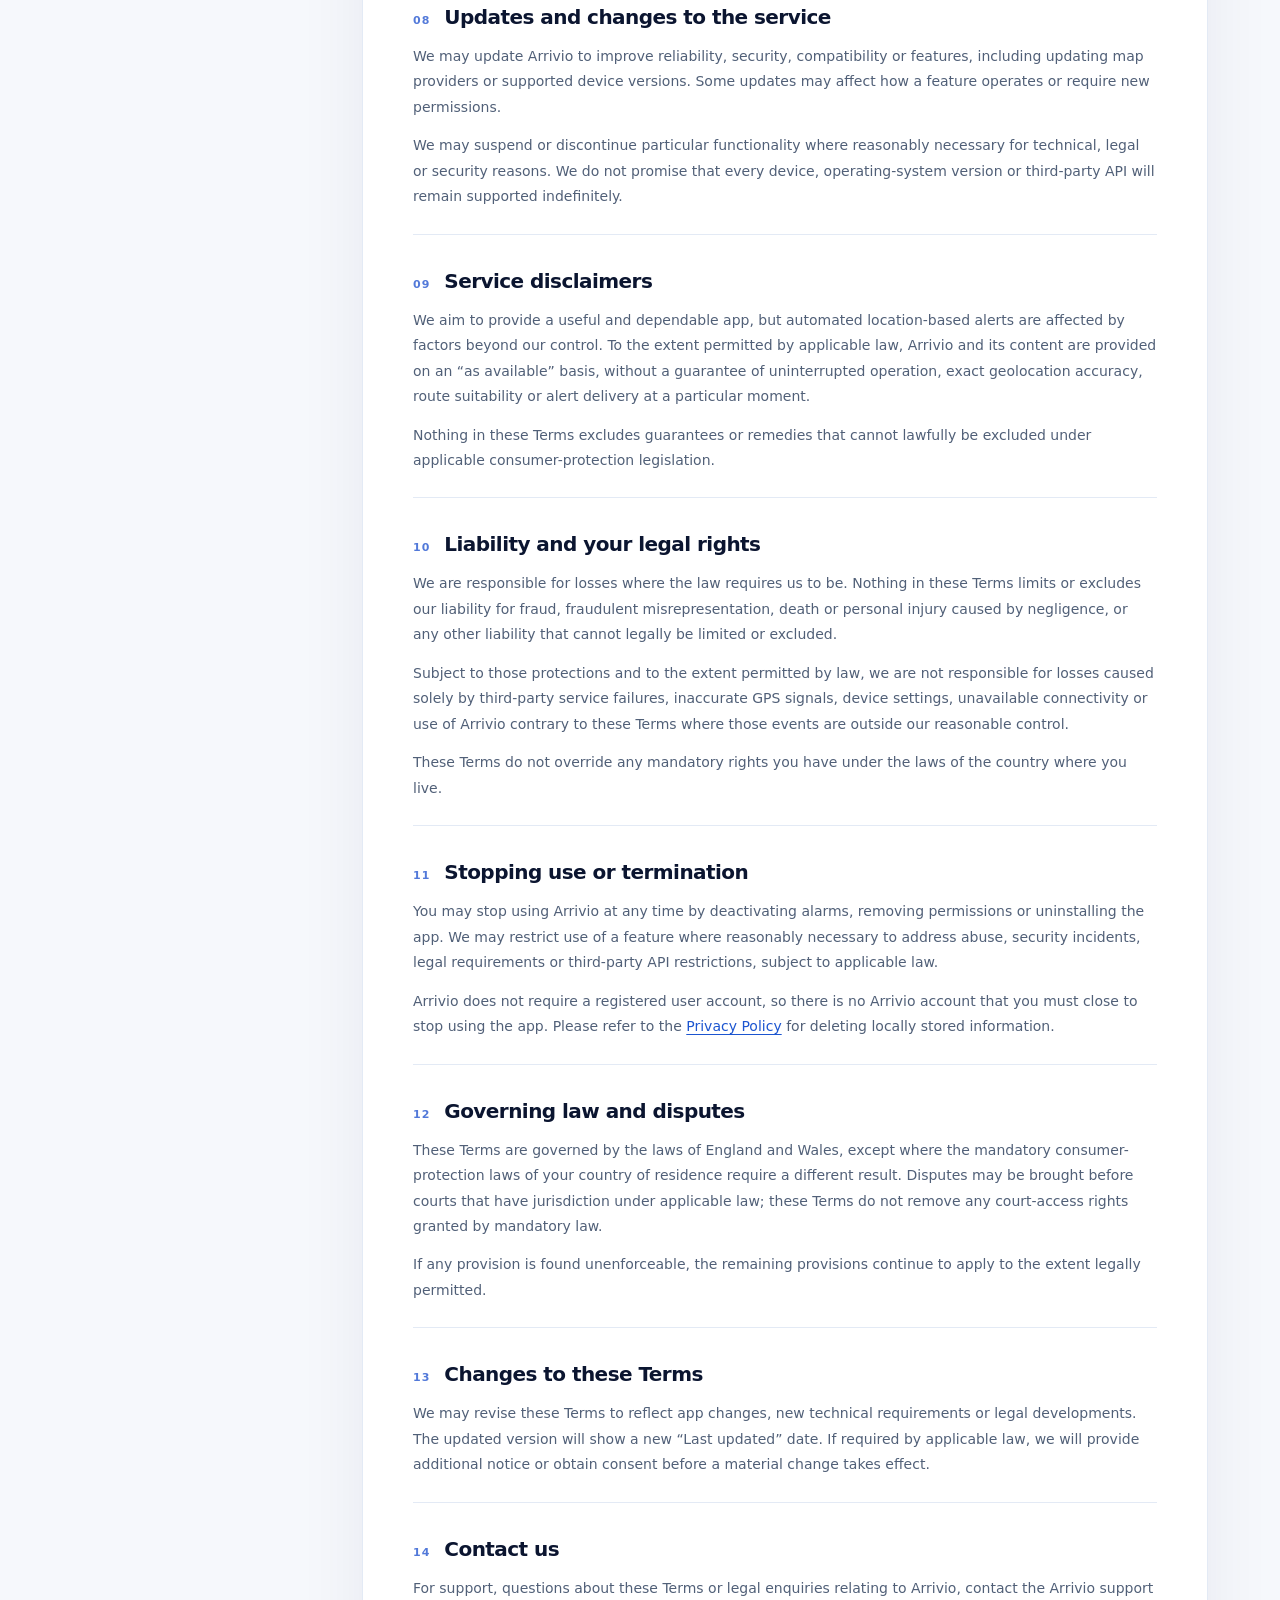
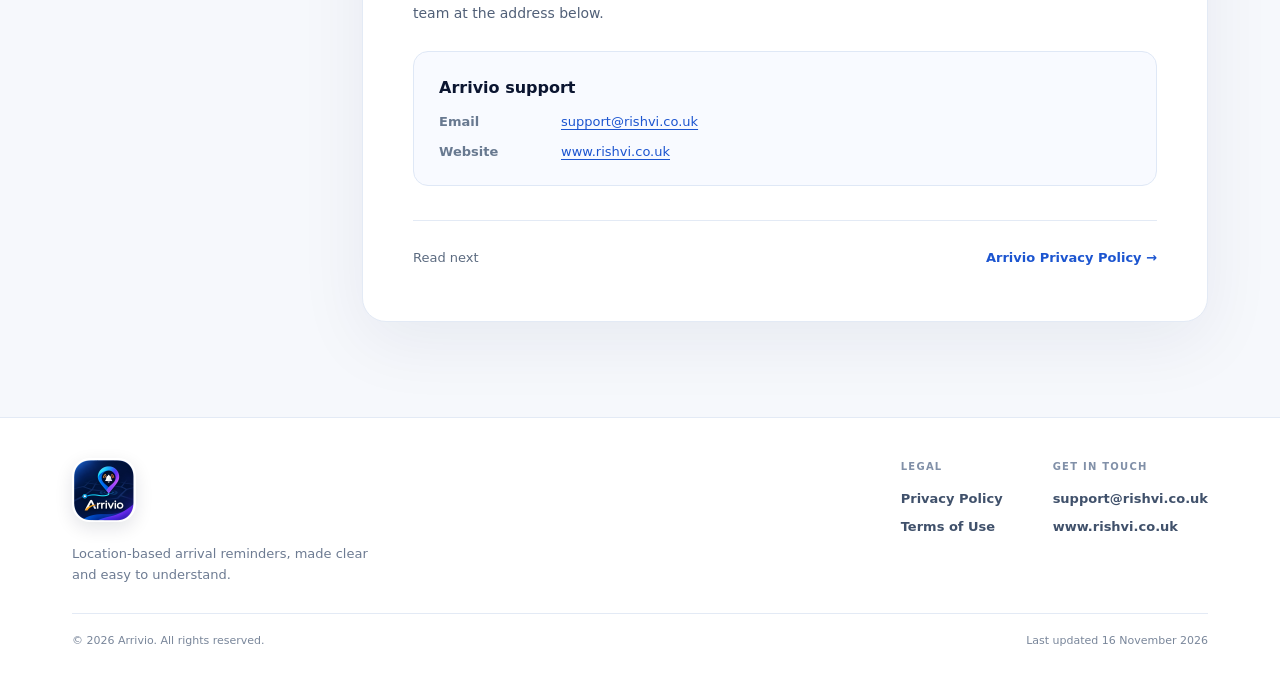
<file: terms-of-use.html>
<!DOCTYPE html>

<html lang="en-GB"><head><meta charset="utf-8"/><meta content="width=device-width, initial-scale=1" name="viewport"/><meta content="light" name="color-scheme"/><meta content="#0B1530" name="theme-color"/><meta content="Arrivio Terms of Use: location-based reminder limits, safe use, permissions, third-party mapping services and legal rights." name="description"/><title>Terms of Use | Arrivio</title><link href="arrivio-logo.png" rel="icon" type="image/png"/><link href="styles.css" rel="stylesheet"/></head>
<body><a class="skip-link" href="#main">Skip to main content</a>
<header class="header"><div class="container nav-row"><a aria-label="Arrivio legal centre home" class="brand" href="index.html"><img alt="Arrivio app logo" class="official-logo" height="64" src="arrivio-logo.png" width="64"/></a>
<nav aria-label="Main navigation" class="nav-links"><a href="index.html">Legal centre</a><a href="privacy-policy.html">Privacy Policy</a><a aria-current="page" href="terms-of-use.html">Terms of Use</a></nav></div></header><main id="main"><section class="hero legal-hero"><div class="container hero-inner"><div class="breadcrumb"><a href="index.html">Legal centre</a><span aria-hidden="true">/</span><span>Terms of Use</span></div><h1>Terms of <em>Use.</em></h1><p class="lead">A clear explanation of the Arrivio service, important travel-safety limits, user responsibilities and your legal rights.</p><div class="hero-meta"><span class="meta-chip">Effective 16 November 2026</span><span class="meta-chip">Last updated 16 November 2026</span></div></div></section>
<div class="container legal-layout"><aside aria-label="On this page" class="toc"><div class="toc-title">On this page</div><nav><a href="#acceptance">01   Agreement &amp; scope</a><a href="#what-arrivio-does">02   About the app</a><a href="#availability">03   Permissions &amp; availability</a><a href="#safe-use">04   Travel safety</a><a href="#your-responsibilities">05   Your responsibilities</a><a href="#third-party-services">06   Third-party services</a><a href="#licence">07   Intellectual property</a><a href="#changes-to-service">08   Changes to the app</a><a href="#disclaimers">09   Service disclaimers</a><a href="#liability">10   Liability &amp; legal rights</a><a href="#termination">11   Suspension &amp; termination</a><a href="#law">12   Governing law</a><a href="#changes-to-terms">13   Updates to these terms</a><a href="#contact">14   Contact us</a></nav><div class="toc-foot"><span>Need assistance?</span><a href="mailto:support@rishvi.co.uk">Contact our team ↗</a></div></aside><article aria-label="Arrivio Terms of Use" class="policy"><p class="opening">These terms are here to help you understand the Arrivio experience. Please read them before relying on location-based arrival alerts, especially during important journeys.</p><div class="summary-panel"><span class="summary-label">Important to know</span><h2>Arrival reminders are helpful, not guaranteed.</h2><p>GPS signals, background permissions, battery restrictions and network availability can affect an alarm. Keep a backup plan and never use Arrivio as an emergency or safety-critical service.</p></div><section aria-labelledby="h-acceptance" class="policy-section" id="acceptance"><h2 id="h-acceptance"><span class="section-number">01</span> Agreement and scope</h2><p>These Terms of Use (“Terms”) govern your use of the <strong>Arrivio</strong> mobile application, provided by <strong>Rishvi Ltd</strong> (“Arrivio”, “we”, “us” or “our”). By installing or using Arrivio, you agree to these Terms. If you do not agree, please do not use the app.</p><p>These Terms apply to the Arrivio mobile application, not to every separate service or website operated by Rishvi Ltd. Your statutory rights under applicable consumer law are not affected.</p></section><section aria-labelledby="h-what-arrivio-does" class="policy-section" id="what-arrivio-does"><h2 id="h-what-arrivio-does"><span class="section-number">02</span> About Arrivio</h2><p>Arrivio is a location-based arrival reminder application. It lets you find or choose a destination, configure a proximity radius, activate a reminder and receive an alert when the device detects that you are approaching the selected location.</p><p>Depending on device support and permissions, it may show maps, estimated routes, saved locations, active alarm details and a local arrival history. Arrivio currently does not require account registration to use these features.</p><p>Routes, distances, estimates and map descriptions are provided for convenience. They are not turn-by-turn navigation instructions or a commitment that your chosen route is safe or accessible.</p></section><section aria-labelledby="h-availability" class="policy-section" id="availability"><h2 id="h-availability"><span class="section-number">03</span> Permissions and availability</h2><p>The core arrival-alert experience depends on permissions and device capabilities. Some features need precise location, background location, notifications, sound/vibration access and support for background services. We may request access through standard operating-system permission prompts.</p><p>You may decline or revoke permissions, but this can prevent an alarm from working correctly. Alerts may also be delayed, silenced or stopped by battery optimisation, power-saving modes, GPS signal conditions, device restart behaviour, software restrictions or app termination.</p><p>Map tiles, address lookups and routes can require an internet connection. Availability depends on external service providers, network access and your device configuration.</p></section><section aria-labelledby="h-safe-use" class="policy-section" id="safe-use"><h2 id="h-safe-use"><span class="section-number">04</span> Travel safety and important limitations</h2><p><strong>Arrivio is a convenience reminder, not a safety-critical or emergency service.</strong> It cannot guarantee an alert at an exact distance or time. Location accuracy can be affected by tunnels, dense buildings, poor satellite reception, network restrictions and other conditions.</p><ul><li>Do not rely on Arrivio as your sole reminder for a destination, transport connection, medical visit or other important commitment.</li><li>When driving, do not operate, read or configure the app in a way that distracts you or violates traffic laws.</li><li>Follow road signs, transport staff instructions and local conditions over any map, arrival estimate or automated alert.</li><li>Do not rely on Arrivio for emergencies, rescue, personal safety monitoring or services requiring guaranteed response times.</li></ul>
<div class="mini-callout"><svg aria-hidden="true" viewBox="0 0 24 24"><circle cx="12" cy="12" r="10"></circle><path d="M12 7v6M12 17v.01"></path></svg><p>Always plan an independent backup for important journeys and keep your attention on your surroundings.</p></div></section><section aria-labelledby="h-your-responsibilities" class="policy-section" id="your-responsibilities"><h2 id="h-your-responsibilities"><span class="section-number">05</span> Your responsibilities and acceptable use</h2><p>You agree to use Arrivio lawfully and responsibly. In particular, you must not:</p><ul><li>Use the app in a way that endangers you or other people.</li><li>Attempt to bypass security controls, interfere with the application or exploit its external services.</li><li>Use automated or abusive requests in a manner that violates the terms or usage limits of map and routing providers.</li><li>Copy, redistribute or reverse engineer protected parts of the app except where applicable law expressly permits you to do so.</li></ul><p>You are responsible for choosing appropriate destination coordinates, alert radius and device settings, and for making sure any information you enter is lawful to use.</p></section><section aria-labelledby="h-third-party-services" class="policy-section" id="third-party-services"><h2 id="h-third-party-services"><span class="section-number">06</span> Third-party maps and services</h2><p>Arrivio may access Geoapify, OpenStreetMap-based map and search services and OSRM routing. Those third parties have their own operational requirements, usage restrictions, licences, privacy practices and service availability. We do not control their data accuracy, downtime or policies.</p><p>When you request map tiles, geocoding or routing, your query or coordinates may be sent to the applicable provider. For more detail, read our <a href="privacy-policy.html#mapping-providers">Privacy Policy – External map services</a> and the provider’s own policies.</p></section><section aria-labelledby="h-licence" class="policy-section" id="licence"><h2 id="h-licence"><span class="section-number">07</span> Ownership and limited licence</h2><p>Subject to these Terms and applicable law, Rishvi Ltd grants you a personal, revocable, non-exclusive, non-transferable licence to use Arrivio on compatible devices for its intended purpose. The app’s name, branding, layout and proprietary application code remain the property of their respective owners and licensors.</p><p>Third-party map data, names and other content belong to their respective owners and remain subject to applicable third-party licences and attribution requirements. Nothing in these Terms grants you ownership of that content.</p></section><section aria-labelledby="h-changes-to-service" class="policy-section" id="changes-to-service"><h2 id="h-changes-to-service"><span class="section-number">08</span> Updates and changes to the service</h2><p>We may update Arrivio to improve reliability, security, compatibility or features, including updating map providers or supported device versions. Some updates may affect how a feature operates or require new permissions.</p><p>We may suspend or discontinue particular functionality where reasonably necessary for technical, legal or security reasons. We do not promise that every device, operating-system version or third-party API will remain supported indefinitely.</p></section><section aria-labelledby="h-disclaimers" class="policy-section" id="disclaimers"><h2 id="h-disclaimers"><span class="section-number">09</span> Service disclaimers</h2><p>We aim to provide a useful and dependable app, but automated location-based alerts are affected by factors beyond our control. To the extent permitted by applicable law, Arrivio and its content are provided on an “as available” basis, without a guarantee of uninterrupted operation, exact geolocation accuracy, route suitability or alert delivery at a particular moment.</p><p>Nothing in these Terms excludes guarantees or remedies that cannot lawfully be excluded under applicable consumer-protection legislation.</p></section><section aria-labelledby="h-liability" class="policy-section" id="liability"><h2 id="h-liability"><span class="section-number">10</span> Liability and your legal rights</h2><p>We are responsible for losses where the law requires us to be. Nothing in these Terms limits or excludes our liability for fraud, fraudulent misrepresentation, death or personal injury caused by negligence, or any other liability that cannot legally be limited or excluded.</p><p>Subject to those protections and to the extent permitted by law, we are not responsible for losses caused solely by third-party service failures, inaccurate GPS signals, device settings, unavailable connectivity or use of Arrivio contrary to these Terms where those events are outside our reasonable control.</p><p>These Terms do not override any mandatory rights you have under the laws of the country where you live.</p></section><section aria-labelledby="h-termination" class="policy-section" id="termination"><h2 id="h-termination"><span class="section-number">11</span> Stopping use or termination</h2><p>You may stop using Arrivio at any time by deactivating alarms, removing permissions or uninstalling the app. We may restrict use of a feature where reasonably necessary to address abuse, security incidents, legal requirements or third-party API restrictions, subject to applicable law.</p><p>Arrivio does not require a registered user account, so there is no Arrivio account that you must close to stop using the app. Please refer to the <a href="privacy-policy.html#data-retention">Privacy Policy</a> for deleting locally stored information.</p></section><section aria-labelledby="h-law" class="policy-section" id="law"><h2 id="h-law"><span class="section-number">12</span> Governing law and disputes</h2><p>These Terms are governed by the laws of England and Wales, except where the mandatory consumer-protection laws of your country of residence require a different result. Disputes may be brought before courts that have jurisdiction under applicable law; these Terms do not remove any court-access rights granted by mandatory law.</p><p>If any provision is found unenforceable, the remaining provisions continue to apply to the extent legally permitted.</p></section><section aria-labelledby="h-changes-to-terms" class="policy-section" id="changes-to-terms"><h2 id="h-changes-to-terms"><span class="section-number">13</span> Changes to these Terms</h2><p>We may revise these Terms to reflect app changes, new technical requirements or legal developments. The updated version will show a new “Last updated” date. If required by applicable law, we will provide additional notice or obtain consent before a material change takes effect.</p></section><section aria-labelledby="h-contact" class="policy-section" id="contact"><h2 id="h-contact"><span class="section-number">14</span> Contact us</h2><p>For support, questions about these Terms or legal enquiries relating to Arrivio, contact the Arrivio support team at the address below.</p><div class="contact-panel"><strong>Arrivio support</strong><dl>
<dt>Email</dt><dd><a href="mailto:support@rishvi.co.uk">support@rishvi.co.uk</a></dd>

<dt>Website</dt><dd><a href="https://www.rishvi.co.uk/" rel="noopener noreferrer" target="_blank">www.rishvi.co.uk</a></dd>


</dl></div></section><div class="legal-next"><span>Read next</span><a href="privacy-policy.html">Arrivio Privacy Policy →</a></div></article></div></main><footer class="footer"><div class="container"><div class="footer-top"><div class="footer-brand"><a aria-label="Arrivio legal centre home" class="brand" href="index.html"><img alt="Arrivio app logo" class="official-logo" height="64" src="arrivio-logo.png" width="64"/></a><p>Location-based arrival reminders, made clear and easy to understand.</p></div>
<div class="footer-links"><div><h3>Legal</h3><a href="privacy-policy.html">Privacy Policy</a><a href="terms-of-use.html">Terms of Use</a></div><div><h3>Get in touch</h3><a href="mailto:support@rishvi.co.uk">support@rishvi.co.uk</a><a href="https://www.rishvi.co.uk/" rel="noopener noreferrer" target="_blank">www.rishvi.co.uk</a></div></div></div>
<div class="footer-bottom"><span>© 2026 Arrivio. All rights reserved.</span><span>Last updated 16 November 2026</span></div></div></footer></body></html>
</file>
<file: styles.css>
/* Arrivio Legal Centre — 16 November 2026 | Self-hosted, no external dependencies */
:root {
  color-scheme: light;
  --navy: #0b1530;
  --navy-soft: #16264b;
  --blue: #2563eb;
  --violet: #7c3aed;
  --cyan: #06b6d4;
  --amber: #ffb547;
  --ink: #16213b;
  --muted: #5c6b80;
  --soft: #f6f8fc;
  --border: #e3eaf5;
  --surface: #fff;
  --shadow: 0 20px 70px rgba(21,37,76,.065);
  --radius: 22px;
}
* {box-sizing: border-box}
html { scroll-behavior: smooth; scroll-padding-top: 105px }
body {margin:0; background:var(--soft); color:var(--ink); font: 16px/1.72 Inter, ui-sans-serif, system-ui, -apple-system, BlinkMacSystemFont, 'Segoe UI', sans-serif; text-rendering:optimizeLegibility}
a {color:#1c55d0; text-underline-offset:3px}
a:hover {color:var(--violet)}
a:focus-visible, button:focus-visible {outline:3px solid #18b9de; outline-offset:4px; border-radius:4px}
img, svg {max-width:100%}
.container {max-width:1192px; padding-inline:28px; margin-inline:auto}
.skip-link {position:absolute; top:-60px; left:12px; z-index:999; padding:8px 15px; background:#fff; color:var(--ink); border-radius:8px}
.skip-link:focus {top:12px}
.header {position:sticky; top:0; z-index:30; border-bottom:1px solid rgba(205,215,234,.8); background:rgba(255,255,255,.94); backdrop-filter:blur(18px)}
.nav-row {min-height:82px; display:flex; align-items:center; justify-content:space-between; gap:20px}
.brand {display:inline-flex; align-items:center; gap:12px; color:var(--navy); text-decoration:none; flex-shrink:0}
.brand img.official-logo {width:64px; height:64px; object-fit:contain; display:block}
.brand-name {font-size:23px; letter-spacing:-1.1px; font-weight:820; line-height:1}
.brand-name small {display:block; padding-top:6px; font-size:10px; font-weight:750; text-transform:uppercase; letter-spacing:2.05px; color:#71809b}
.nav-links {display:flex; align-items:center; gap:6px; font-size:13px; font-weight:720}
.nav-links a {padding:11px 17px; border-radius:999px; text-decoration:none; color:#46546b; white-space:nowrap}
.nav-links a[aria-current='page'] {background:#eaf0ff; color:#1c55d0}
.nav-links a:hover {background:#f1f5fc; color:var(--blue)}
.nav-links .nav-external {margin-left:8px; border:1px solid var(--border); color:var(--navy)}
.hero {position:relative; isolation:isolate; overflow:hidden; background:var(--navy); color:#fff}
.hero:before {content:''; position:absolute; inset:0; background:radial-gradient(ellipse at 82% 5%, rgba(124,58,237,.44), transparent 38%),radial-gradient(ellipse at 91% 86%, rgba(6,182,212,.21), transparent 40%),linear-gradient(124deg,#0b1530,#172755); z-index:-2}
.hero:after {content:''; position:absolute; width:480px; height:480px; border:1px solid rgba(255,255,255,.09); border-radius:50%; right:-92px; top:-220px; box-shadow:0 0 0 72px rgba(255,255,255,.025),0 0 0 146px rgba(255,255,255,.025); z-index:-1; pointer-events:none}
.hero-inner {padding-block:68px 72px}
.hero.legal-hero .hero-inner {padding-block:57px 62px}
.eyebrow {display:inline-flex; gap:9px; align-items:center; text-transform:uppercase; font-size:11px; font-weight:790; letter-spacing:2px}
.eyebrow .dot {width:7px; height:7px; border-radius:50%; background:var(--cyan); box-shadow:0 0 0 4px rgba(6,182,212,.14)}
.hero .eyebrow {color:#b9d1ff}
.hero h1 {font-size:clamp(37px, 5.2vw, 64px); line-height:1.13; max-width:800px; letter-spacing:-2.5px; font-weight:800; margin:21px 0 15px}
.hero h1 em {font-style:normal; color:#a9c4ff}
.hero .lead {font-size:clamp(16px,1.65vw,19px); line-height:1.75; color:#c2cee5; max-width:760px; margin:0}
.hero-meta {display:flex; flex-wrap:wrap; align-items:center; gap:12px; margin-top:28px}
.meta-chip {display:inline-flex; align-items:center; gap:9px; border:1px solid rgba(255,255,255,.2); border-radius:999px; padding:7px 13px; color:#dce7ff; background:rgba(255,255,255,.075); font-size:12px; font-weight:680}
.meta-chip svg {width:15px; height:15px; color:#9bd7ef}
.breadcrumb {display:flex; flex-wrap:wrap; align-items:center; gap:10px; font-size:12px; color:#a7b8dc; font-weight:650}
.breadcrumb a {color:#d8e6ff; text-decoration:none}
.breadcrumb span[aria-hidden] {opacity:.55}
.intro-grid {display:grid; grid-template-columns: 1.15fr 1fr 1fr; gap:16px; margin-top:-34px; position:relative; z-index:4}
.feature-card {background:var(--surface); border:1px solid var(--border); box-shadow:var(--shadow); border-radius:20px; padding:27px 25px}
.feature-card.feature-primary {border-color:#dce6ff}
.feature-card .iconbox {margin-bottom:15px}
.iconbox {display:inline-grid; place-items:center; width:43px; height:43px; border-radius:13px; color:var(--blue); background:#ecf1ff}
.iconbox.violet {background:#f1ebff; color:var(--violet)}
.iconbox.cyan {background:#e8f8fc; color:#087d9a}
.iconbox svg {width:22px; height:22px; stroke:currentColor; stroke-width:1.75; fill:none; stroke-linecap:round; stroke-linejoin:round}
.feature-card h3 {font-size:15px; font-weight:800; line-height:1.3; margin:0 0 6px}
.feature-card p {margin:0; font-size:13px; color:var(--muted); line-height:1.65}
.section-top {margin:76px 0 23px; display:flex; justify-content:space-between; align-items:end; gap:15px}
.section-top h2 {font-size:29px; letter-spacing:-1.1px; line-height:1.2; color:var(--navy); margin:9px 0 0}
.section-top p {margin:0; max-width:480px; color:var(--muted); font-size:14px}
.document-grid {display:grid; grid-template-columns:repeat(2,1fr); gap:20px; margin-bottom:77px}
.document-card {display:flex; flex-direction:column; gap:21px; min-height:292px; background:#fff; padding:31px; border:1px solid var(--border); border-radius:var(--radius); box-shadow:var(--shadow); transition:transform .22s,box-shadow .22s}
.document-card:hover {transform:translateY(-3px); box-shadow:0 20px 70px rgba(21,37,76,.12)}
.document-card h3 {font-size:22px; line-height:1.2; letter-spacing:-.7px; margin:15px 0 7px}
.document-card p {color:var(--muted); font-size:14px; max-width:400px; margin:0}
.document-card .card-link {margin-top:auto; width:fit-content; padding:11px 18px; border-radius:9px; background:#ecf1ff; font-size:13px; font-weight:790; text-decoration:none; color:#1d4ed8}
.document-card .card-link:hover {background:#dce8ff}
.document-card .card-link span {display:inline-block; margin-left:12px; transition:transform .18s}
.document-card:hover .card-link span {transform:translateX(3px)}
.note-strip {display:flex; flex-wrap:wrap; justify-content:space-between; align-items:center; gap:16px; margin-bottom:90px; padding:21px 27px; border:1px solid #d8e2f1; border-radius:17px; background:#eaf0fa}
.note-strip strong {font-size:14px; color:#182947}
.note-strip p {margin:3px 0 0; color:var(--muted); font-size:13px}
.note-strip a {white-space:nowrap; color:var(--blue); text-decoration:none; font-size:13px; font-weight:750}
.legal-layout {display:grid; grid-template-columns:252px minmax(0,1fr); gap:38px; align-items:start; padding-block:46px 95px}
.toc {position:sticky; top:111px; background:white; border:1px solid var(--border); border-radius:17px; padding:23px 18px; box-shadow:0 8px 30px rgba(21,37,76,.025)}
.toc-title {padding:0 9px 12px; color:#7d8ca3; font-size:10px; letter-spacing:1.9px; text-transform:uppercase; font-weight:850}
.toc nav {display:flex; flex-direction:column; gap:3px}
.toc a {display:block; color:#536177; font-size:12px; line-height:1.45; text-decoration:none; font-weight:650; padding:9px 10px; border-radius:8px}
.toc a:hover {background:#edf2ff; color:var(--blue)}
.toc .toc-foot {margin-top:19px; padding:15px 10px 0; border-top:1px solid var(--border)}
.toc .toc-foot a {padding:2px 0; color:#1d4ed8}
.toc .toc-foot span {display:block; color:#74839a; font-size:11px}
.policy {min-width:0; background:var(--surface); border:1px solid var(--border); border-radius:24px; box-shadow:var(--shadow); padding:45px 50px 52px}
.policy .opening {font-size:16px; line-height:1.83; color:#536176; margin:0}
.summary-panel {margin:30px 0 14px; border-radius:17px; padding:24px 26px; background:linear-gradient(125deg,#edf3ff,#f5f1ff); border:1px solid #dce6fc}
.summary-panel .summary-label {font-size:11px; text-transform:uppercase; letter-spacing:1.7px; color:#3152a8; font-weight:830}
.summary-panel h2 {font-size:18px; margin:7px 0 9px; letter-spacing:-.4px}
.summary-panel p {margin:0; color:#41536f; font-size:14px}
.policy-section {scroll-margin-top:112px; padding-top:32px; margin-top:24px; border-top:1px solid var(--border)}
.policy-section h2 {display:flex; align-items:baseline; gap:14px; font-size:20px; line-height:1.4; letter-spacing:-.55px; font-weight:790; color:var(--navy); margin:0 0 13px}
.section-number {font-size:11px; color:#5279d9; font-weight:850; letter-spacing:1px; flex-shrink:0}
.policy-section h3 {font-size:15px; margin:19px 0 6px; color:#1d3052}
.policy-section p {margin:0 0 13px; color:#516078; line-height:1.82; font-size:14px}
.policy-section p:last-child {margin-bottom:0}
.policy-section ul {padding-left:20px; margin:8px 0 14px}
.policy-section li {padding-left:5px; color:#516078; line-height:1.78; font-size:14px; margin:0 0 8px}
.policy-section li::marker {color:#4977df}
.policy-section strong {color:#253653}
.policy-section a {overflow-wrap:anywhere}
.data-table-wrap {overflow-x:auto; margin:18px 0 22px; border:1px solid var(--border); border-radius:12px}
.data-table {border-collapse:collapse; min-width:580px; width:100%; line-height:1.6; font-size:12px}
.data-table th {background:#eff4fc; color:#233b65; text-transform:uppercase; font-size:10px; letter-spacing:.65px; text-align:left}
.data-table th,.data-table td {vertical-align:top; padding:13px 14px; border-bottom:1px solid #e9eef7}
.data-table tr:last-child td {border-bottom:none}
.data-table td {color:#536177}
.mini-callout {display:flex; align-items:start; gap:13px; background:#f3f7fd; border-left:3px solid var(--blue); border-radius:0 11px 11px 0; padding:17px 19px; margin:20px 0}
.mini-callout svg {width:19px; height:19px; flex-shrink:0; stroke:#2563eb; fill:none; stroke-width:2; margin-top:1px}
.mini-callout p {margin:0; color:#375071; font-size:13px; line-height:1.7}
.contact-panel {margin-top:24px; padding:22px 25px; border:1px solid #dfe8f6; border-radius:15px; background:#f8faff}
.contact-panel strong {display:block; color:var(--navy); margin-bottom:10px}
.contact-panel dl {display:grid; grid-template-columns:110px 1fr; gap:7px 12px; margin:0; font-size:13px}
.contact-panel dt {font-weight:750; color:#687990}
.contact-panel dd {margin:0; color:#3c4e68; overflow-wrap:anywhere}
.legal-next {margin-top:34px; display:flex; justify-content:space-between; align-items:center; flex-wrap:wrap; gap:15px; border-top:1px solid var(--border); padding-top:26px; font-size:13px}
.legal-next span {color:var(--muted)}
.legal-next a {text-decoration:none; font-weight:750}
.footer {border-top:1px solid var(--border); background:#fff}
.footer-top {display:flex; justify-content:space-between; gap:24px; align-items:start; padding-block:40px 27px}
.footer-brand p {font-size:13px; color:#6d7b92; max-width:320px; line-height:1.65; margin:12px 0 0}
.footer-links {display:flex; gap:50px}
.footer-links h3 {text-transform:uppercase; letter-spacing:1.25px; font-size:10px; color:#8190a8; margin:0 0 12px}
.footer-links a {display:block; text-decoration:none; margin:6px 0; font-size:13px; font-weight:650; color:#40516b}
.footer-links a:hover {color:var(--blue)}
.footer-bottom {padding:18px 0 25px; border-top:1px solid var(--border); display:flex; gap:20px; justify-content:space-between; color:#79869a; font-size:11px}
.footer-bottom a {color:#62738e; text-decoration:none}
@media(max-width:950px) {
  .legal-layout {grid-template-columns:210px minmax(0,1fr); gap:18px}
  .policy {padding:34px 30px}
  .toc {padding:15px 9px}
  .toc a {font-size:11px}
}
@media(max-width:700px) {
  .container {padding-inline:19px}
  .nav-row {min-height:73px; flex-wrap:wrap; padding-block:12px; gap:10px}
  .brand img.official-logo {width:54px;height:54px}
  .brand-name {font-size:21px}
  .nav-links {overflow-x:auto; width:100%; white-space:nowrap; padding-bottom:4px; justify-content:flex-start}
  .nav-links a {font-size:12px; padding:8px 13px}
  .nav-links .nav-external {margin-left:0}
  .hero-inner,.hero.legal-hero .hero-inner {padding-block:44px 53px}
  .hero h1 {letter-spacing:-1.6px; margin-top:17px}
  .hero .lead {font-size:15px}
  .intro-grid {grid-template-columns:1fr; margin-top:-22px; gap:11px}
  .feature-card {display:grid; grid-template-columns:48px 1fr; column-gap:14px; padding:19px; align-items:start}
  .feature-card .iconbox {grid-row:span 2; margin:0}
  .feature-card h3 {padding-top:3px}
  .section-top {margin-top:55px; align-items:start; flex-direction:column}
  .section-top h2 {font-size:25px}
  .document-grid {grid-template-columns:1fr; margin-bottom:50px; gap:13px}
  .document-card {min-height:220px; padding:25px}
  .note-strip {margin-bottom:55px}
  .legal-layout {display:block; padding-block:24px 60px}
  .toc {position:static; margin-bottom:17px; padding:15px 18px}
  .toc nav {display:grid; grid-template-columns:1fr 1fr; gap:0 8px}
  .toc a {font-size:11px; padding:8px 4px}
  .toc .toc-foot {margin-top:9px}
  .policy {padding:25px 20px 30px; border-radius:17px}
  .policy-section h2 {font-size:18px; gap:10px}
  .policy .opening {font-size:15px}
  .summary-panel {padding:18px}
  .contact-panel {padding:18px}
  .contact-panel dl {grid-template-columns:85px 1fr}
  .footer-top {flex-direction:column; gap:30px}
  .footer-links {gap:45px; flex-wrap:wrap}
  .footer-bottom {flex-direction:column; gap:5px}
}
@media (prefers-reduced-motion:reduce) {
  html {scroll-behavior:auto}
  *,*:before,*:after {transition-duration:0s!important; animation-duration:0s!important}
}
@media print {
  .header,.toc,.footer,.legal-next {display:none!important}
  body {background:#fff; color:#000}
  .hero {background:#fff; color:#000; border-bottom:2px solid #000}
  .hero:before,.hero:after {display:none}
  .hero h1,.hero .lead,.hero .eyebrow,.breadcrumb {color:#000!important}
  .hero-inner,.hero.legal-hero .hero-inner {padding:22px 0}
  .legal-layout {display:block; padding:0}
  .policy {border:0; box-shadow:none; padding:0}
  .policy-section {break-inside:avoid}
  a {color:#000!important; text-decoration:underline}
}

/* Official Arrivio app logo extracted from the app assets; no substitute logos. */
.brand img.official-logo {border-radius:18px; box-shadow:0 6px 18px rgba(11,21,48,.11)}
@media(max-width:700px) {.brand img.official-logo {border-radius:15px}}
</file>
